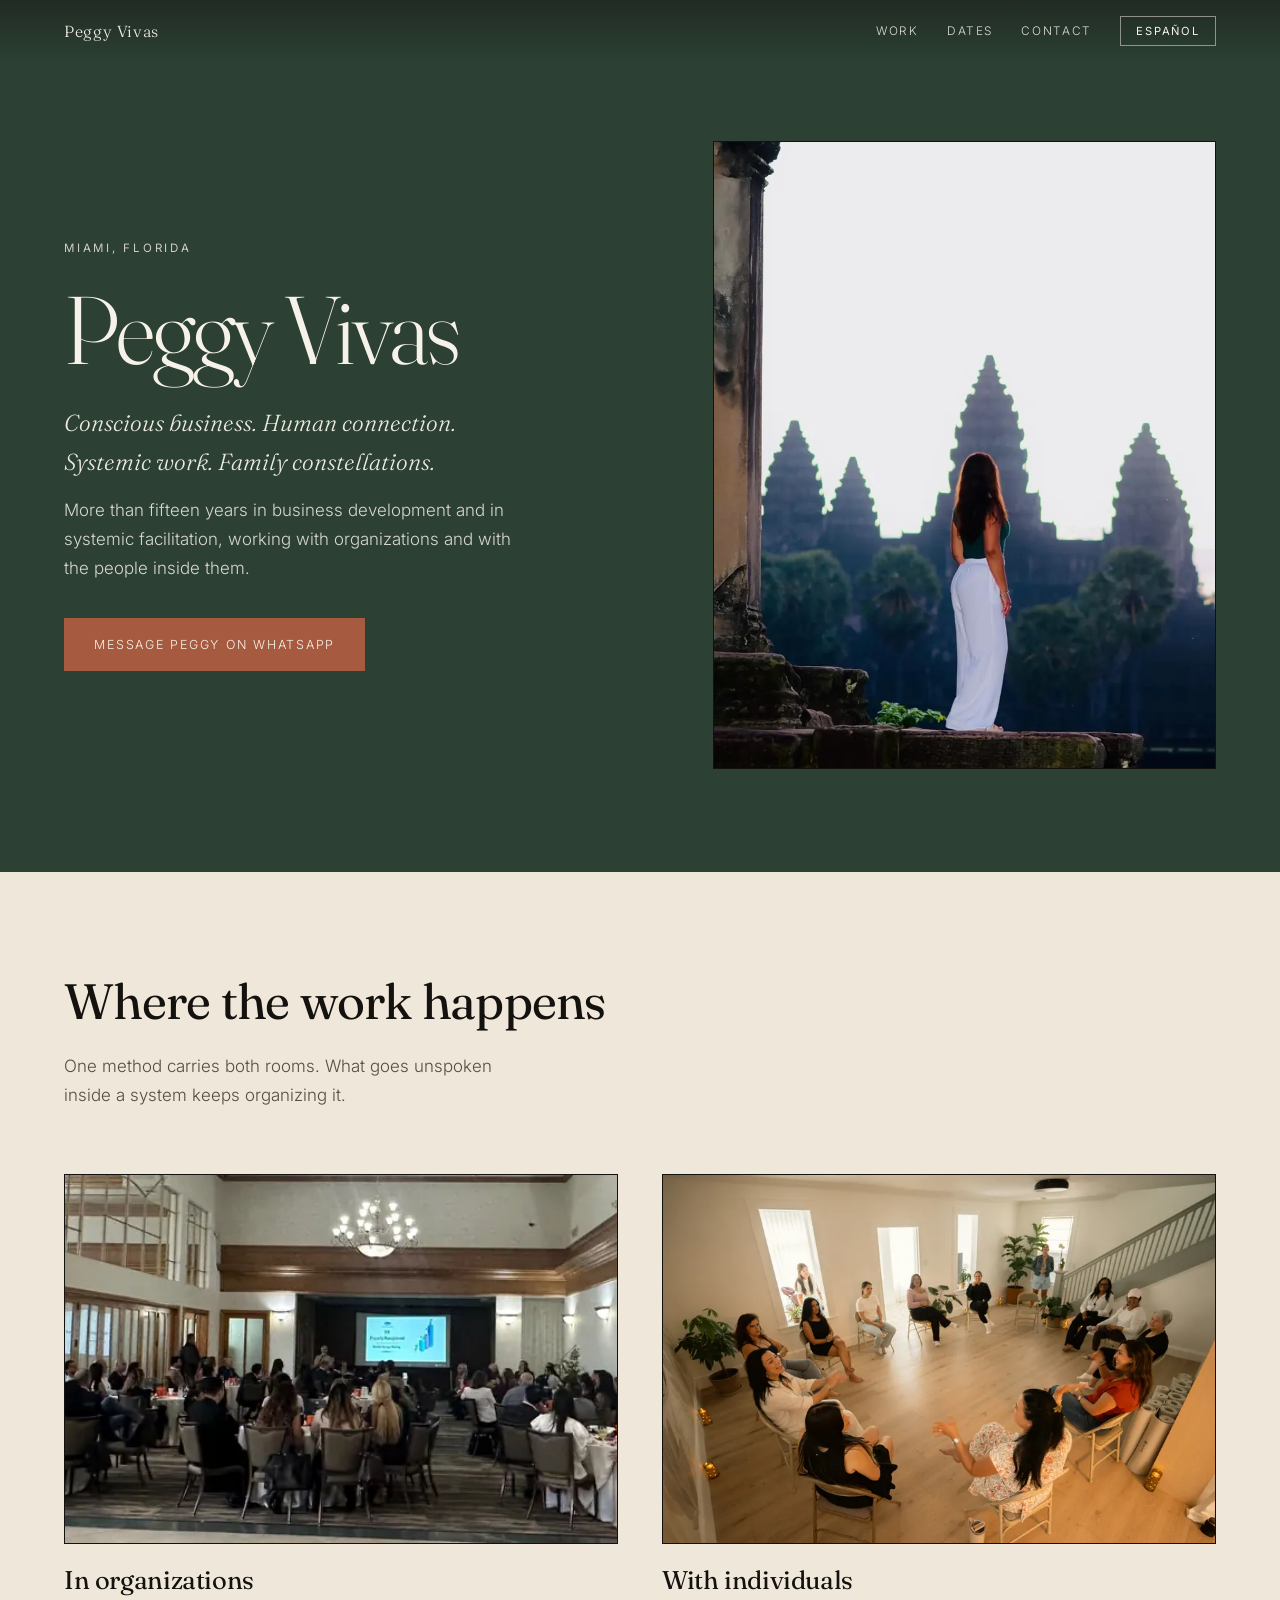
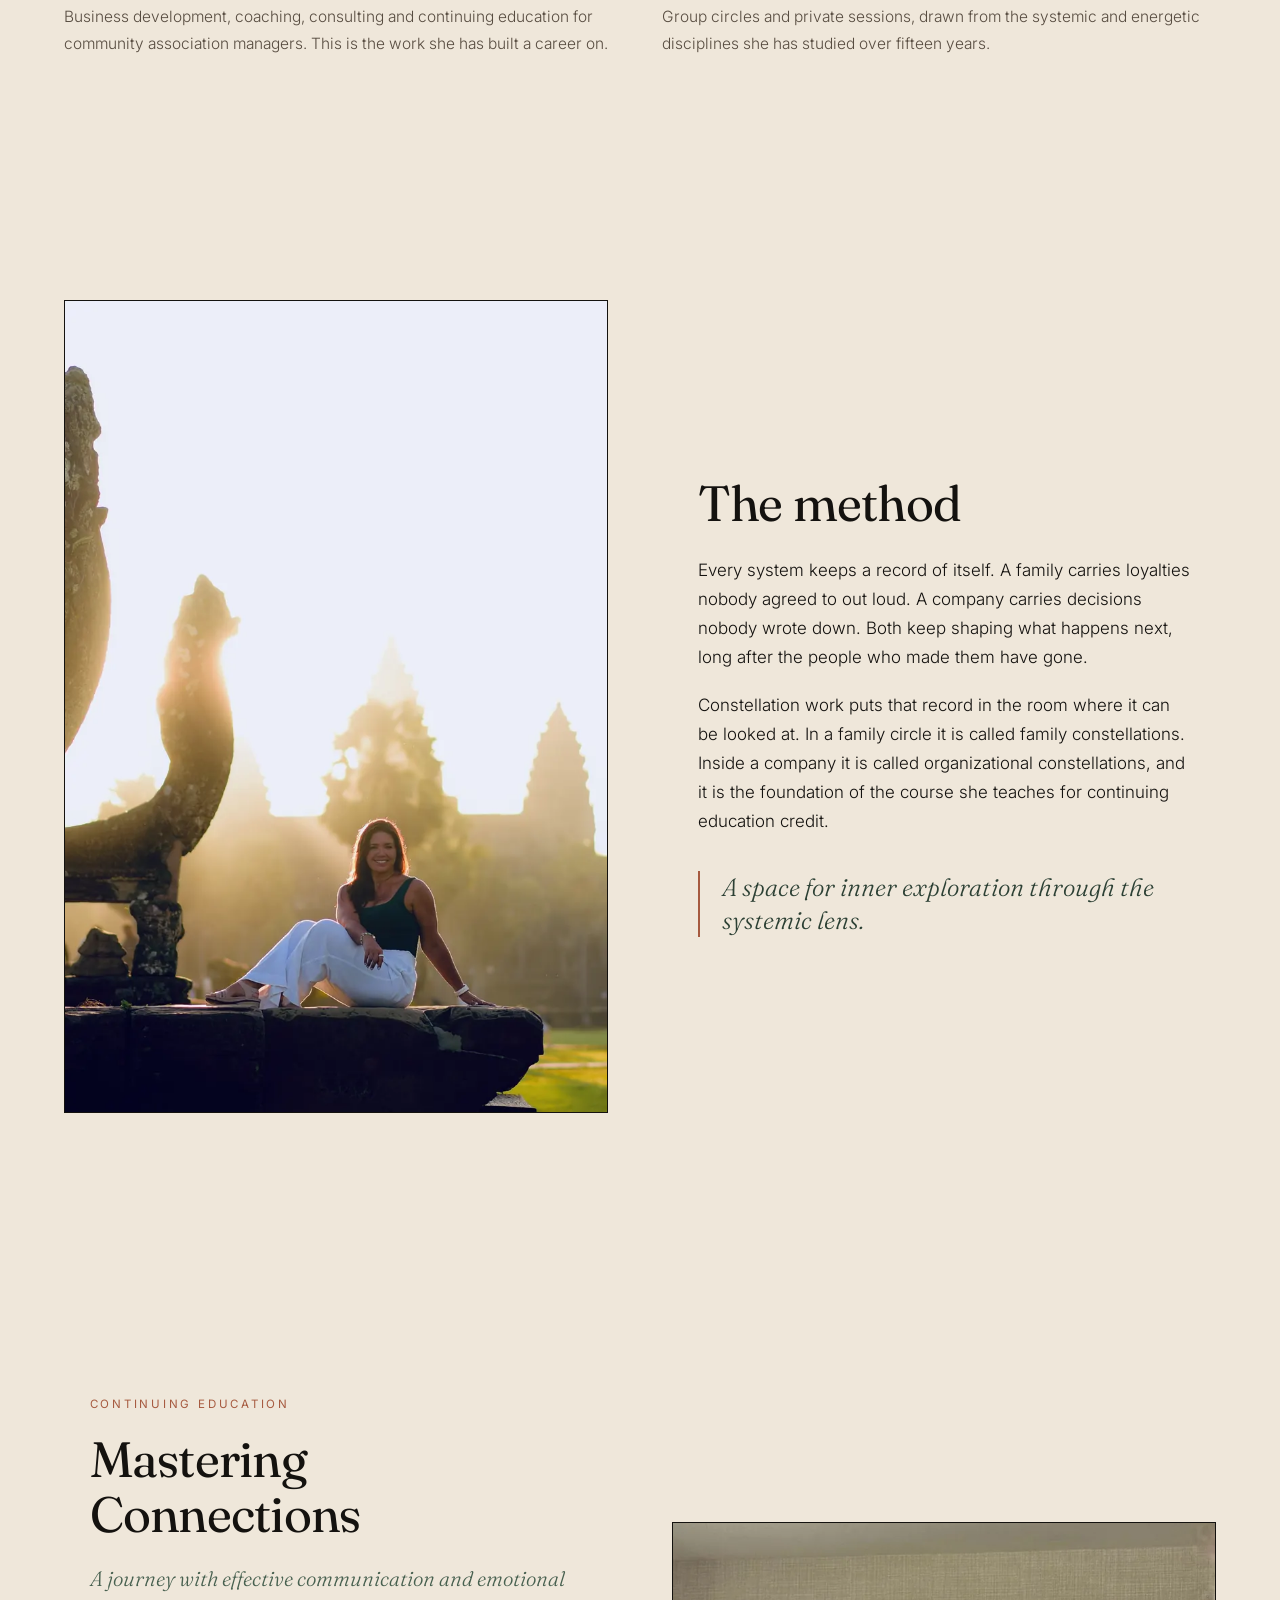
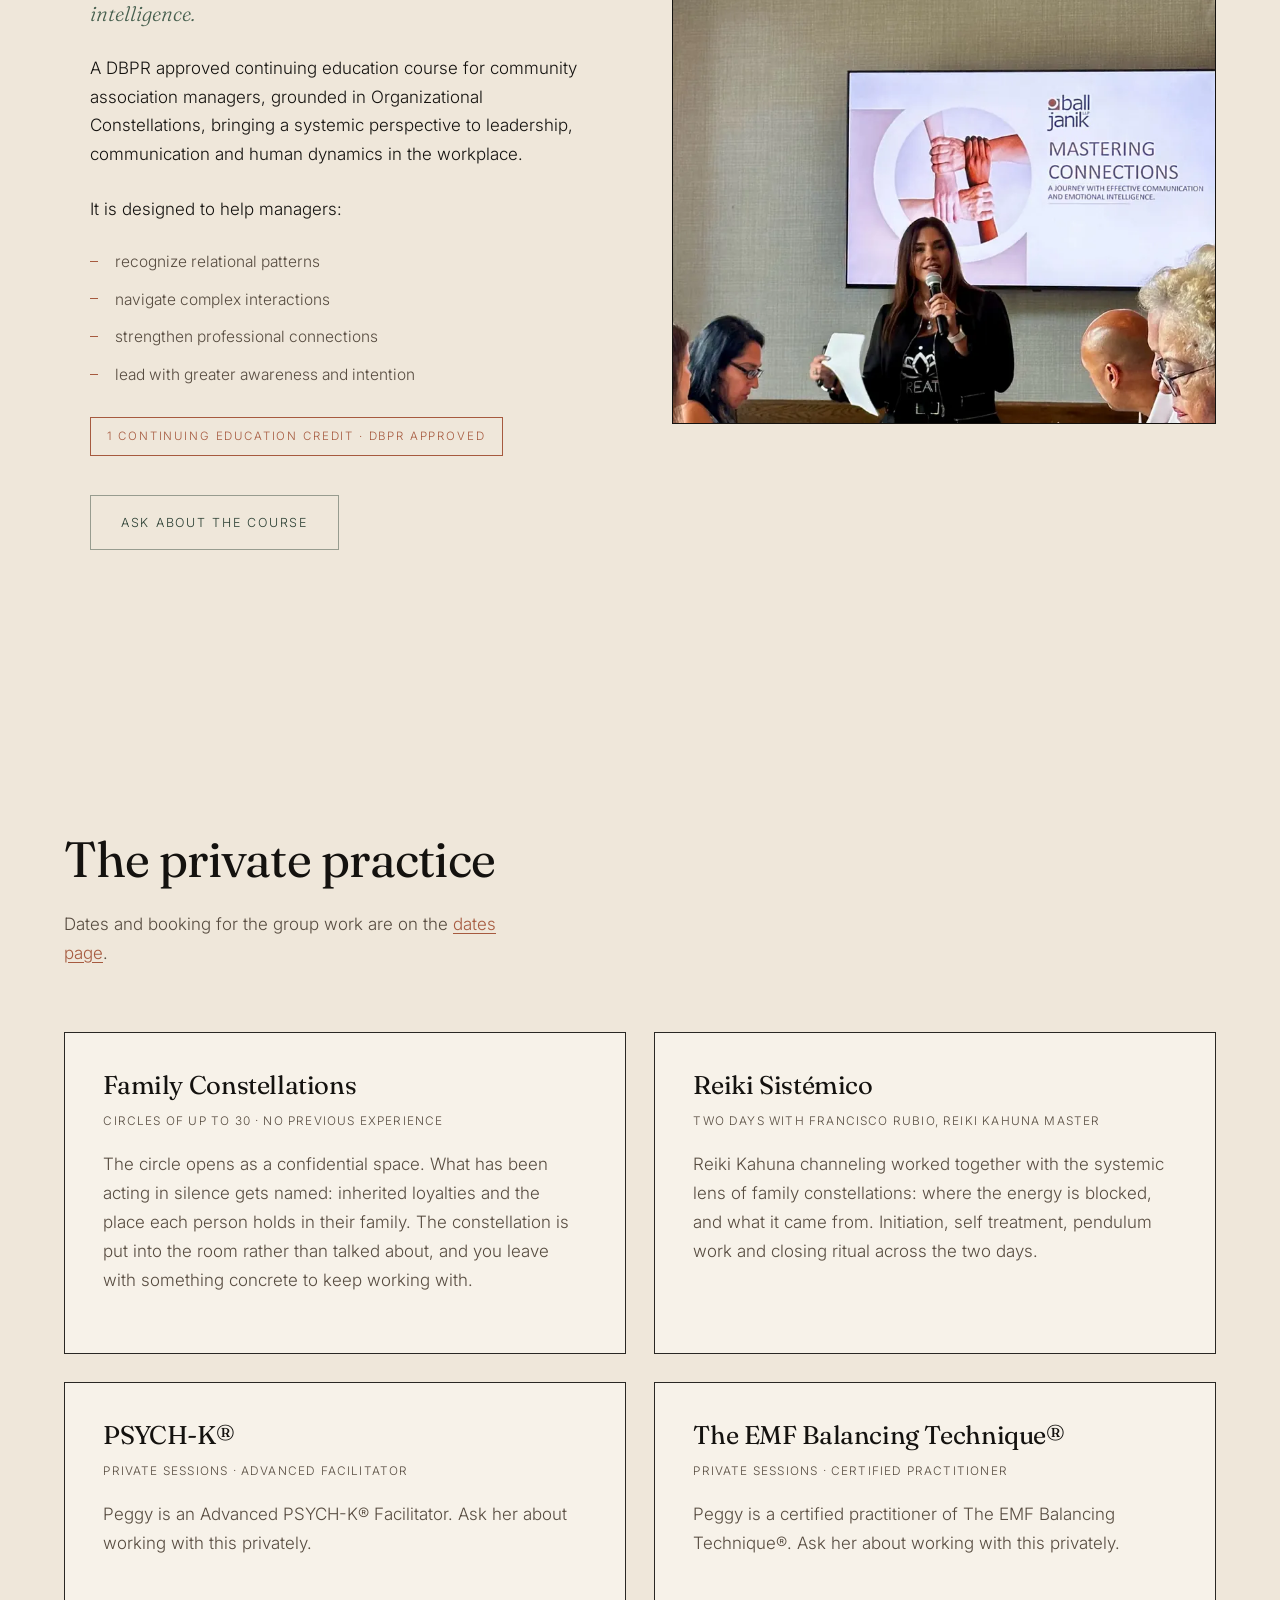
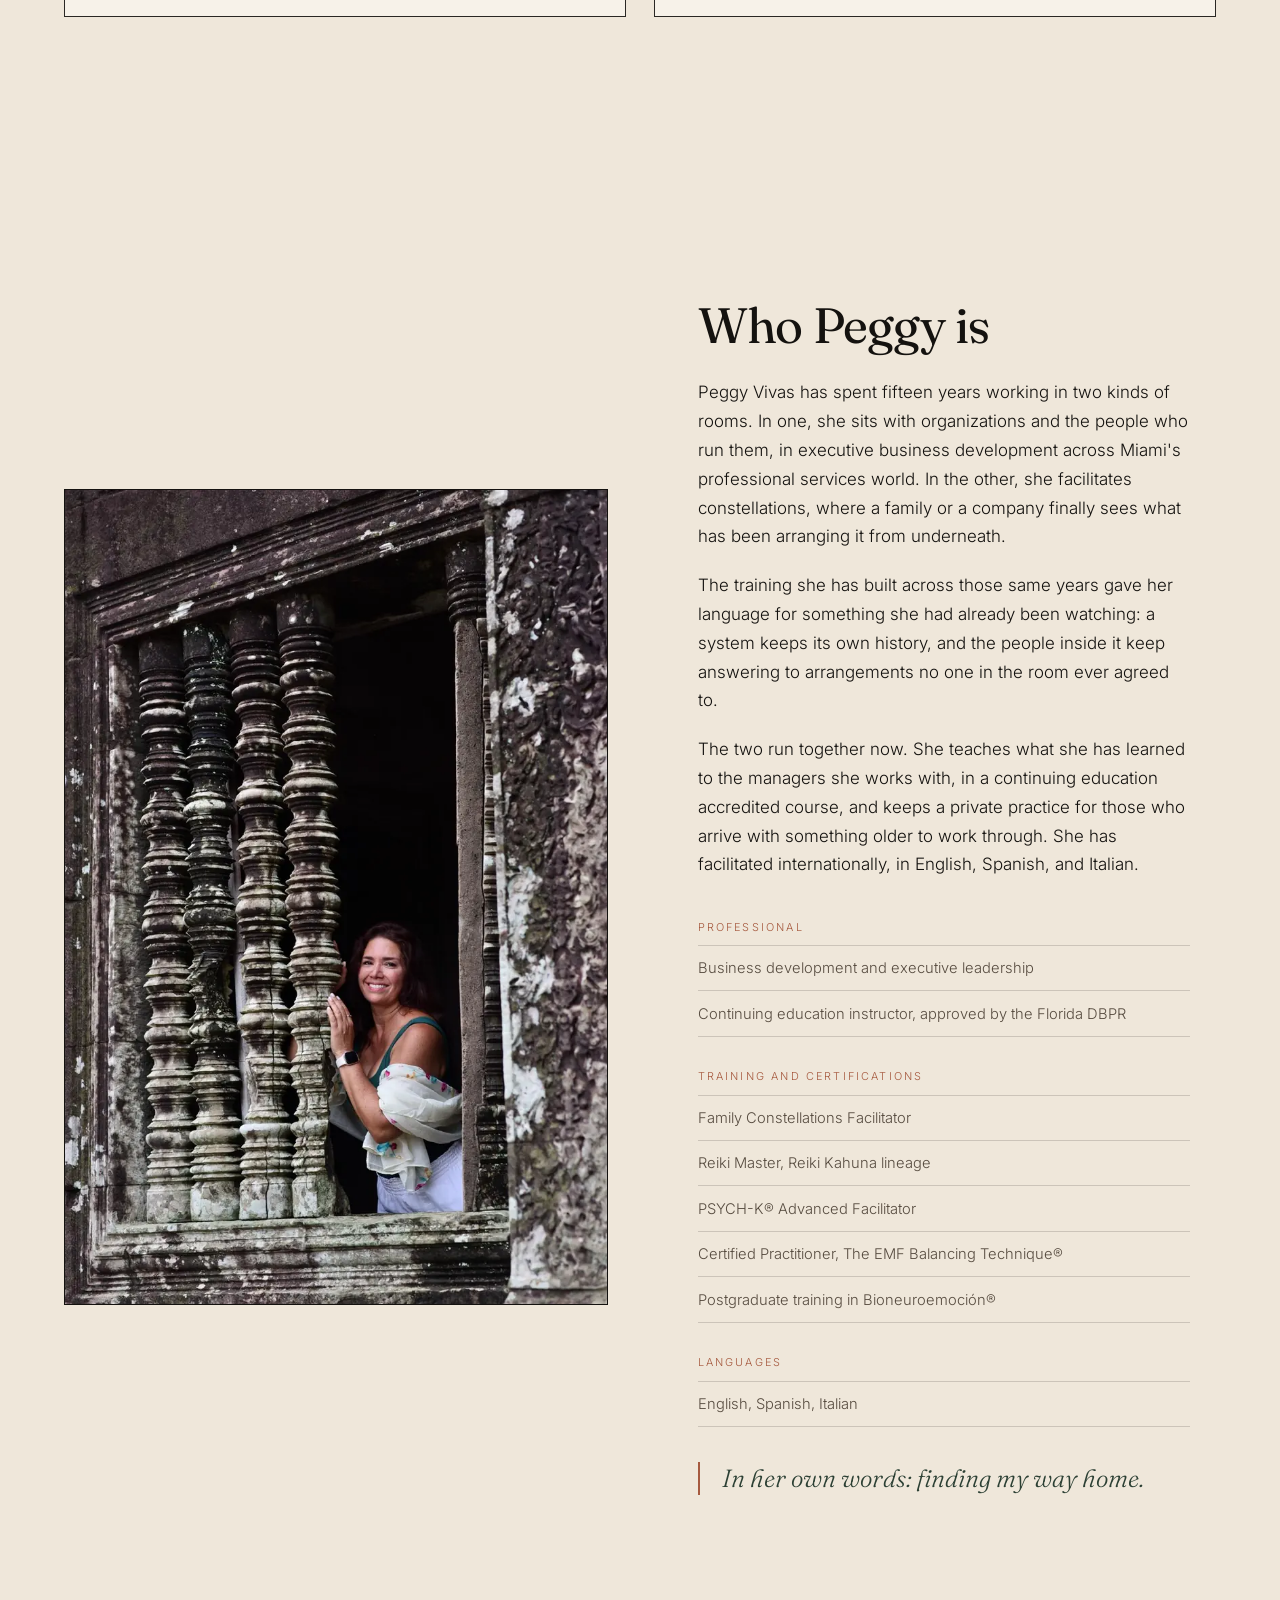
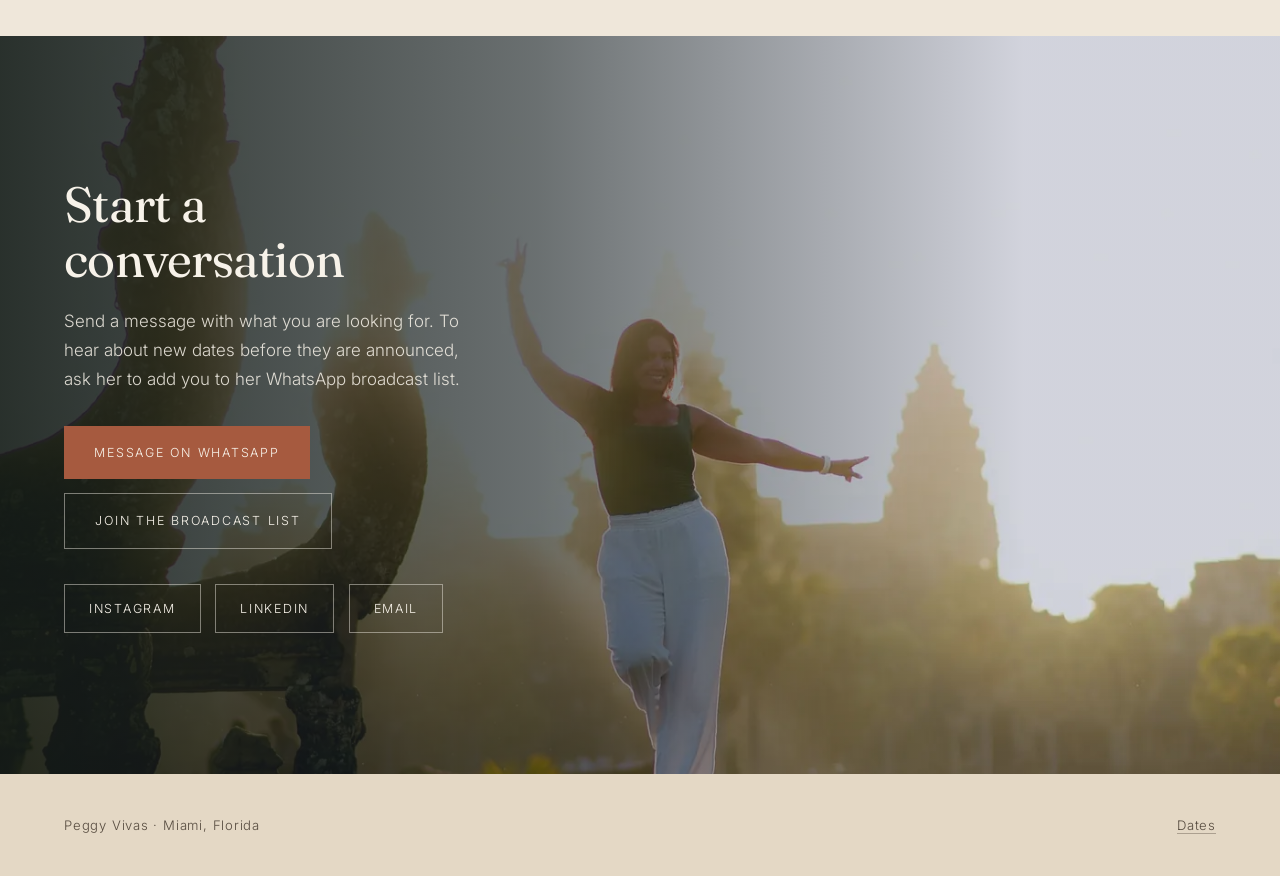
<file: index.html>
<!DOCTYPE html>
<html lang="en" data-lang="en">
<head>
<meta charset="utf-8">
<meta name="viewport" content="width=device-width, initial-scale=1">
<title>Peggy Vivas · Facilitator, Teacher, Speaker</title>
<meta name="description" content="Peggy Vivas: conscious business, human connection, systemic work and family constellations. More than 15 years facilitating in different parts of the world.">
<meta property="og:title" content="Peggy Vivas · Facilitator, Teacher, Speaker">
<meta property="og:description" content="Conscious business, human connection, systemic work and family constellations.">
<meta property="og:image" content="assets/img/hero-1138.jpg">
<meta property="og:type" content="website">
<link rel="preconnect" href="https://fonts.googleapis.com">
<link rel="preconnect" href="https://fonts.gstatic.com" crossorigin>
<link href="https://fonts.googleapis.com/css2?family=Fraunces:ital,opsz,wght@0,9..144,300..600;1,9..144,300..500&family=Inter:wght@300;400;500&display=swap" rel="stylesheet">
<link rel="icon" href="assets/favicon.svg" type="image/svg+xml">
<link rel="stylesheet" href="styles.css">
</head>
<body>

<a class="skip" href="#main"><span lang="en">Skip to content</span><span lang="es">Ir al contenido</span></a>

<header class="topbar">
  <a class="topbar__name" href="#top">Peggy Vivas</a>
  <nav class="topbar__nav">
    <a href="#work"><span lang="en">Work</span><span lang="es">Trabajo</span></a>
    <a class="nav-key" href="/events"><span lang="en">Dates</span><span lang="es">Fechas</span></a>
    <a href="#contact"><span lang="en">Contact</span><span lang="es">Contacto</span></a>
    <button class="langtoggle" id="langtoggle" type="button" aria-live="polite">
      <span lang="en">Español</span><span lang="es">English</span>
    </button>
  </nav>
</header>

<main id="main">

<!-- ── Hero ───────────────────────────────────────────── -->
<section class="hero" id="top">
  <picture class="hero__media">
    <source type="image/webp" srcset="assets/img/hero-800.webp 800w, assets/img/hero-1138.webp 1138w" sizes="(min-width: 900px) 44vw, 100vw">
    <img src="assets/img/hero-800.jpg" srcset="assets/img/hero-800.jpg 800w, assets/img/hero-1138.jpg 1138w" sizes="(min-width: 900px) 44vw, 100vw" alt="Peggy Vivas standing before the towers of Angkor Wat at dawn" width="1138" height="1600" fetchpriority="high">
  </picture>
  <div class="hero__body">
    <p class="eyebrow">Miami, Florida</p>
    <h1 class="hero__name">Peggy&nbsp;Vivas</h1>
    <p class="hero__sub">
      <span lang="en">Conscious business. Human connection. Systemic work. Family constellations.</span>
      <span lang="es">Negocios conscientes. Conexión humana. Trabajo sistémico. Constelaciones familiares.</span>
    </p>
    <p class="hero__lead">
      <span lang="en">More than fifteen years in business development and in systemic facilitation, working with organizations and with the people inside them.</span>
      <span lang="es">Más de quince años en desarrollo de negocios y en facilitación sistémica, trabajando con organizaciones y con las personas que las sostienen.</span>
    </p>
    <a class="btn btn--clay" href="https://wa.me/17862901127?text=Hi%20Peggy%2C%20I%20saw%20your%20page%20and%20I%20would%20like%20to%20know%20more." target="_blank" rel="noopener">
      <span lang="en">Message Peggy on WhatsApp</span><span lang="es">Escríbele por WhatsApp</span>
    </a>
  </div>
</section>

<!-- ── Where she works ────────────────────────────────── -->
<section class="section section--tight" id="sides">
  <header class="section__head reveal">
    <h2>
      <span lang="en">Where the work happens</span>
      <span lang="es">Dónde sucede el trabajo</span>
    </h2>
    <p class="section__intro">
      <span lang="en">One method carries both rooms. What goes unspoken inside a system keeps organizing it.</span>
      <span lang="es">Un mismo método sostiene las dos salas. Lo que no se dice dentro de un sistema lo sigue organizando.</span>
    </p>
  </header>

  <div class="sides">
    <article class="side side--room reveal">
      <picture class="frame">
        <source type="image/webp" srcset="assets/img/venue-800.webp 800w, assets/img/venue-1400.webp 1400w" sizes="(min-width: 760px) 46vw, 100vw">
        <img src="assets/img/venue-800.jpg" alt="A room of professionals at round tables during a presentation" width="2048" height="846" loading="lazy">
      </picture>
      <h3><span lang="en">In organizations</span><span lang="es">En las organizaciones</span></h3>
      <p><span lang="en">Business development, coaching, consulting and continuing education for community association managers. This is the work she has built a career on.</span>
         <span lang="es">Desarrollo de negocios, coaching, consultoría y educación continua para community association managers. Sobre este trabajo construyó su carrera.</span></p>
    </article>

    <article class="side side--circle reveal">
      <picture class="frame">
        <source type="image/webp" srcset="assets/img/circle-800.webp 800w, assets/img/circle-1400.webp 1400w" sizes="(min-width: 760px) 46vw, 100vw">
        <img src="assets/img/circle-800.jpg" alt="A group seated in a circle during a session at Magia 33" width="7008" height="4672" loading="lazy">
      </picture>
      <h3><span lang="en">With individuals</span><span lang="es">Con las personas</span></h3>
      <p><span lang="en">Group circles and private sessions, drawn from the systemic and energetic disciplines she has studied over fifteen years.</span>
         <span lang="es">Círculos grupales y sesiones privadas, desde las disciplinas sistémicas y energéticas que estudió durante quince años.</span></p>
    </article>
  </div>
</section>

<!-- ── The method ─────────────────────────────────────── -->
<section class="split reveal" id="how">
  <div class="split__media split__media--dawn">
    <picture class="frame">
      <source type="image/webp" srcset="assets/img/dawn-800.webp 800w, assets/img/dawn-1400.webp 1400w" sizes="(min-width: 900px) 46vw, 100vw">
      <img src="assets/img/dawn-800.jpg" alt="Peggy seated on the temple stone at dawn" width="1968" height="2944" loading="lazy">
    </picture>
  </div>
  <div class="split__text">
    <h2><span lang="en">The method</span><span lang="es">El método</span></h2>
    <p lang="en">Every system keeps a record of itself. A family carries loyalties nobody agreed to out loud. A company carries decisions nobody wrote down. Both keep shaping what happens next, long after the people who made them have gone.</p>
    <p lang="es">Todo sistema guarda un registro de sí mismo. Una familia carga lealtades que nadie acordó en voz alta. Una empresa carga decisiones que nadie escribió. Ambos siguen dando forma a lo que viene, mucho después de que las personas que los crearon ya no estén.</p>
    <p lang="en">Constellation work puts that record in the room where it can be looked at. In a family circle it is called family constellations. Inside a company it is called organizational constellations, and it is the foundation of the course she teaches for continuing education credit.</p>
    <p lang="es">El trabajo de constelaciones pone ese registro en la sala, donde se puede mirar. En un círculo familiar se llama constelaciones familiares. Dentro de una empresa se llama constelaciones organizacionales, y es la base del curso que enseña con crédito de educación continua.</p>
    <p class="pull">
      <span lang="en">A space for inner exploration through the systemic lens.</span>
      <span lang="es">Un espacio de exploración interior a través de la mirada sistémica.</span>
    </p>
  </div>
</section>

<!-- ── Mastering Connections ──────────────────────────── -->
<section class="split split--reverse reveal" id="classes">
  <div class="split__media split__media--speaking">
    <picture class="frame">
      <source type="image/webp" srcset="assets/img/speaking-800.webp 800w, assets/img/speaking-1400.webp 1400w" sizes="(min-width: 900px) 46vw, 100vw">
      <img src="assets/img/speaking-1400.jpg" alt="Peggy presenting Mastering Connections" width="1665" height="1536" loading="lazy">
    </picture>
  </div>
  <div class="split__text">
    <p class="eyebrow eyebrow--dark">
      <span lang="en">Continuing education</span>
      <span lang="es">Educación continua</span>
    </p>
    <h2>Mastering Connections</h2>
    <p class="subhead">
      <span lang="en">A journey with effective communication and emotional intelligence.</span>
      <span lang="es">Un recorrido por la comunicación efectiva y la inteligencia emocional.</span>
    </p>
    <p lang="en">A DBPR approved continuing education course for community association managers, grounded in Organizational Constellations, bringing a systemic perspective to leadership, communication and human dynamics in the workplace.</p>
    <p lang="es">Un curso de educación continua aprobado por el DBPR para community association managers, basado en Constelaciones Organizacionales, que lleva la mirada sistémica al liderazgo, la comunicación y las dinámicas humanas en el trabajo.</p>
    <p class="course__intro">
      <span lang="en">It is designed to help managers:</span>
      <span lang="es">Está diseñado para que los managers puedan:</span>
    </p>
    <ul class="course">
      <li><span lang="en">recognize relational patterns</span><span lang="es">reconocer patrones relacionales</span></li>
      <li><span lang="en">navigate complex interactions</span><span lang="es">atravesar interacciones complejas</span></li>
      <li><span lang="en">strengthen professional connections</span><span lang="es">fortalecer los vínculos profesionales</span></li>
      <li><span lang="en">lead with greater awareness and intention</span><span lang="es">liderar con más conciencia e intención</span></li>
    </ul>
    <p class="credit">
      <span lang="en">1 continuing education credit · DBPR approved</span>
      <span lang="es">1 crédito de educación continua · aprobado por el DBPR</span>
    </p>
    <p>
      <a class="btn btn--ghost" href="https://wa.me/17862901127?text=Hi%20Peggy%2C%20I%20would%20like%20information%20about%20the%20Mastering%20Connections%20course." target="_blank" rel="noopener">
        <span lang="en">Ask about the course</span><span lang="es">Pregunta por el curso</span>
      </a>
    </p>
  </div>
</section>

<!-- ── Private practice ───────────────────────────────── -->
<section class="section" id="work">
  <header class="section__head reveal">
    <h2><span lang="en">The private practice</span><span lang="es">La práctica privada</span></h2>
    <p class="section__intro">
      <span lang="en">Dates and booking for the group work are on the <a href="/events">dates page</a>.</span>
      <span lang="es">Las fechas y reservas del trabajo grupal están en la <a href="/events">página de fechas</a>.</span>
    </p>
  </header>

  <div class="cards">
    <article class="card reveal">
      <h3><span lang="en">Family Constellations</span><span lang="es">Constelaciones Familiares</span></h3>
      <p class="card__meta">
        <span lang="en">Circles of up to 30 · no previous experience</span>
        <span lang="es">Círculos de hasta 30 personas · sin experiencia previa</span>
      </p>
      <p lang="en">The circle opens as a confidential space. What has been acting in silence gets named: inherited loyalties and the place each person holds in their family. The constellation is put into the room rather than talked about, and you leave with something concrete to keep working with.</p>
      <p lang="es">Se abre el círculo como un espacio confidencial. Se nombra lo que actúa en silencio: lealtades heredadas y el lugar que cada quien ocupa en su familia. La constelación se pone en el espacio en lugar de hablarla, y te llevas algo concreto para sostener el trabajo después.</p>
    </article>

    <article class="card reveal">
      <h3>Reiki Sistémico</h3>
      <p class="card__meta">
        <span lang="en">Two days with Francisco Rubio, Reiki Kahuna master</span>
        <span lang="es">Dos días junto a Francisco Rubio, maestro de Reiki Kahuna</span>
      </p>
      <p lang="en">Reiki Kahuna channeling worked together with the systemic lens of family constellations: where the energy is blocked, and what it came from. Initiation, self treatment, pendulum work and closing ritual across the two days.</p>
      <p lang="es">La canalización energética del Reiki Kahuna junto a la mirada profunda de las Constelaciones Familiares: dónde está el bloqueo y de dónde viene. Iniciación, autotratamiento, trabajo con péndulo y ritual de cierre a lo largo de los dos días.</p>
    </article>

    <article class="card reveal">
      <h3>PSYCH-K®</h3>
      <p class="card__meta">
        <span lang="en">Private sessions · Advanced Facilitator</span>
        <span lang="es">Sesiones privadas · Facilitadora Avanzada</span>
      </p>
      <p lang="en">Peggy is an Advanced PSYCH-K® Facilitator. Ask her about working with this privately.</p>
      <p lang="es">Peggy es Facilitadora Avanzada de PSYCH-K®. Pregúntale por sesiones privadas.</p>
    </article>

    <article class="card reveal">
      <h3>The EMF Balancing Technique®</h3>
      <p class="card__meta">
        <span lang="en">Private sessions · certified practitioner</span>
        <span lang="es">Sesiones privadas · practicante certificada</span>
      </p>
      <p lang="en">Peggy is a certified practitioner of The EMF Balancing Technique®. Ask her about working with this privately.</p>
      <p lang="es">Peggy es practicante certificada de The EMF Balancing Technique®. Pregúntale por sesiones privadas.</p>
    </article>
  </div>
</section>

<!-- ── About ──────────────────────────────────────────── -->
<section class="split reveal" id="about">
  <div class="split__media split__media--window">
    <picture class="frame">
      <source type="image/webp" srcset="assets/img/window-800.webp" sizes="(min-width: 900px) 44vw, 100vw">
      <img src="assets/img/window-800.jpg" alt="Peggy at a carved temple window, resting against the stone columns" width="1066" height="1600" loading="lazy">
    </picture>
  </div>
  <div class="split__text">
    <h2><span lang="en">Who Peggy is</span><span lang="es">Quién es Peggy</span></h2>
    <p lang="en">Peggy Vivas has spent fifteen years working in two kinds of rooms. In one, she sits with organizations and the people who run them, in executive business development across Miami's professional services world. In the other, she facilitates constellations, where a family or a company finally sees what has been arranging it from underneath.</p>
    <p lang="es">Peggy Vivas lleva quince años trabajando en dos tipos de sala. En una, acompaña a organizaciones y a quienes las dirigen, en desarrollo de negocios a nivel ejecutivo dentro del mundo de los servicios profesionales de Miami. En la otra, facilita constelaciones, donde una familia o una empresa por fin ve lo que la viene ordenando por debajo.</p>
    <p lang="en">The training she has built across those same years gave her language for something she had already been watching: a system keeps its own history, and the people inside it keep answering to arrangements no one in the room ever agreed to.</p>
    <p lang="es">La formación que construyó en esos mismos años le dio lenguaje para algo que ya venía observando: un sistema guarda su propia historia, y quienes están dentro siguen respondiendo a acuerdos que nadie en la sala hizo nunca.</p>
    <p lang="en">The two run together now. She teaches what she has learned to the managers she works with, in a continuing education accredited course, and keeps a private practice for those who arrive with something older to work through. She has facilitated internationally, in English, Spanish, and Italian.</p>
    <p lang="es">Hoy las dos cosas caminan juntas. Enseña lo aprendido a los managers con los que trabaja, en un curso acreditado de educación continua, y sostiene una práctica privada para quienes llegan con algo más antiguo que trabajar. Ha facilitado internacionalmente, en inglés, español e italiano.</p>

    <div class="creds">
      <div class="creds__group">
        <p class="creds__label"><span lang="en">Professional</span><span lang="es">Profesional</span></p>
        <ul>
          <li><span lang="en">Business development and executive leadership</span><span lang="es">Desarrollo de negocios y liderazgo ejecutivo</span></li>
          <li><span lang="en">Continuing education instructor, approved by the Florida DBPR</span><span lang="es">Instructora de educación continua, aprobada por el DBPR de Florida</span></li>
        </ul>
      </div>
      <div class="creds__group">
        <p class="creds__label"><span lang="en">Training and certifications</span><span lang="es">Formación y certificaciones</span></p>
        <ul>
          <li><span lang="en">Family Constellations Facilitator</span><span lang="es">Facilitadora de Constelaciones Familiares</span></li>
          <li><span lang="en">Reiki Master, Reiki Kahuna lineage</span><span lang="es">Maestra de Reiki, linaje Reiki Kahuna</span></li>
          <li><span lang="en">PSYCH-K® Advanced Facilitator</span><span lang="es">Facilitadora Avanzada de PSYCH-K®</span></li>
          <li><span lang="en">Certified Practitioner, The EMF Balancing Technique®</span><span lang="es">Practicante Certificada de The EMF Balancing Technique®</span></li>
          <li><span lang="en">Postgraduate training in Bioneuroemoción®</span><span lang="es">Postgrado en Bioneuroemoción®</span></li>
        </ul>
      </div>
      <div class="creds__group">
        <p class="creds__label"><span lang="en">Languages</span><span lang="es">Idiomas</span></p>
        <ul>
          <li><span lang="en">English, Spanish, Italian</span><span lang="es">Inglés, español, italiano</span></li>
        </ul>
      </div>
    </div>

    <p class="pull">
      <span lang="en">In her own words: finding my way home.</span>
      <span lang="es">En sus propias palabras: encontrando el camino a casa.</span>
    </p>
  </div>
</section>

<!-- ── Contact ────────────────────────────────────────── -->
<section class="closing reveal" id="contact">
  <picture class="closing__media">
    <source type="image/webp" srcset="assets/img/open-800.webp 800w, assets/img/open-1400.webp 1400w, assets/img/open-2000.webp 2000w" sizes="100vw">
    <img src="assets/img/open-1400.jpg" alt="Peggy walking with both arms open in the morning light" width="2944" height="1968" loading="lazy">
  </picture>
  <div class="closing__body">
    <h2><span lang="en">Start a conversation</span><span lang="es">Escríbele</span></h2>
    <p>
      <span lang="en">Send a message with what you are looking for. To hear about new dates before they are announced, ask her to add you to her WhatsApp broadcast list.</span>
      <span lang="es">Manda un mensaje con lo que estás buscando. Para enterarte de las nuevas fechas antes de que se anuncien, pídele que te agregue a su lista de difusión de WhatsApp.</span>
    </p>
    <div class="closing__actions">
      <a class="btn btn--clay" href="https://wa.me/17862901127?text=Hi%20Peggy%2C%20I%20saw%20your%20page%20and%20I%20would%20like%20to%20know%20more." target="_blank" rel="noopener">
        <span lang="en">Message on WhatsApp</span><span lang="es">Escribir por WhatsApp</span>
      </a>
      <a class="btn btn--quiet" href="https://wa.me/17862901127?text=Hi%20Peggy%2C%20please%20add%20me%20to%20your%20WhatsApp%20broadcast%20list%20for%20upcoming%20dates." target="_blank" rel="noopener">
        <span lang="en">Join the broadcast list</span><span lang="es">Unirme a la lista de difusión</span>
      </a>
    </div>
    <ul class="elsewhere">
      <li><a class="btn btn--quiet" href="https://www.instagram.com/peggyc.viv/" target="_blank" rel="noopener">Instagram</a></li>
      <li><a class="btn btn--quiet" href="https://www.linkedin.com/in/peggy-vivas-ba79a423/" target="_blank" rel="noopener">LinkedIn</a></li>
      <li><a class="btn btn--quiet" href="mailto:peggyvivas@gmail.com">Email</a></li>
    </ul>
  </div>
</section>

</main>

<footer class="foot">
  <p>Peggy Vivas · Miami, Florida</p>
  <p class="foot__links"><a class="nav-key" href="/events"><span lang="en">Dates</span><span lang="es">Fechas</span></a></p>
</footer>

<script src="app.js"></script>
</body>
</html>
</file>
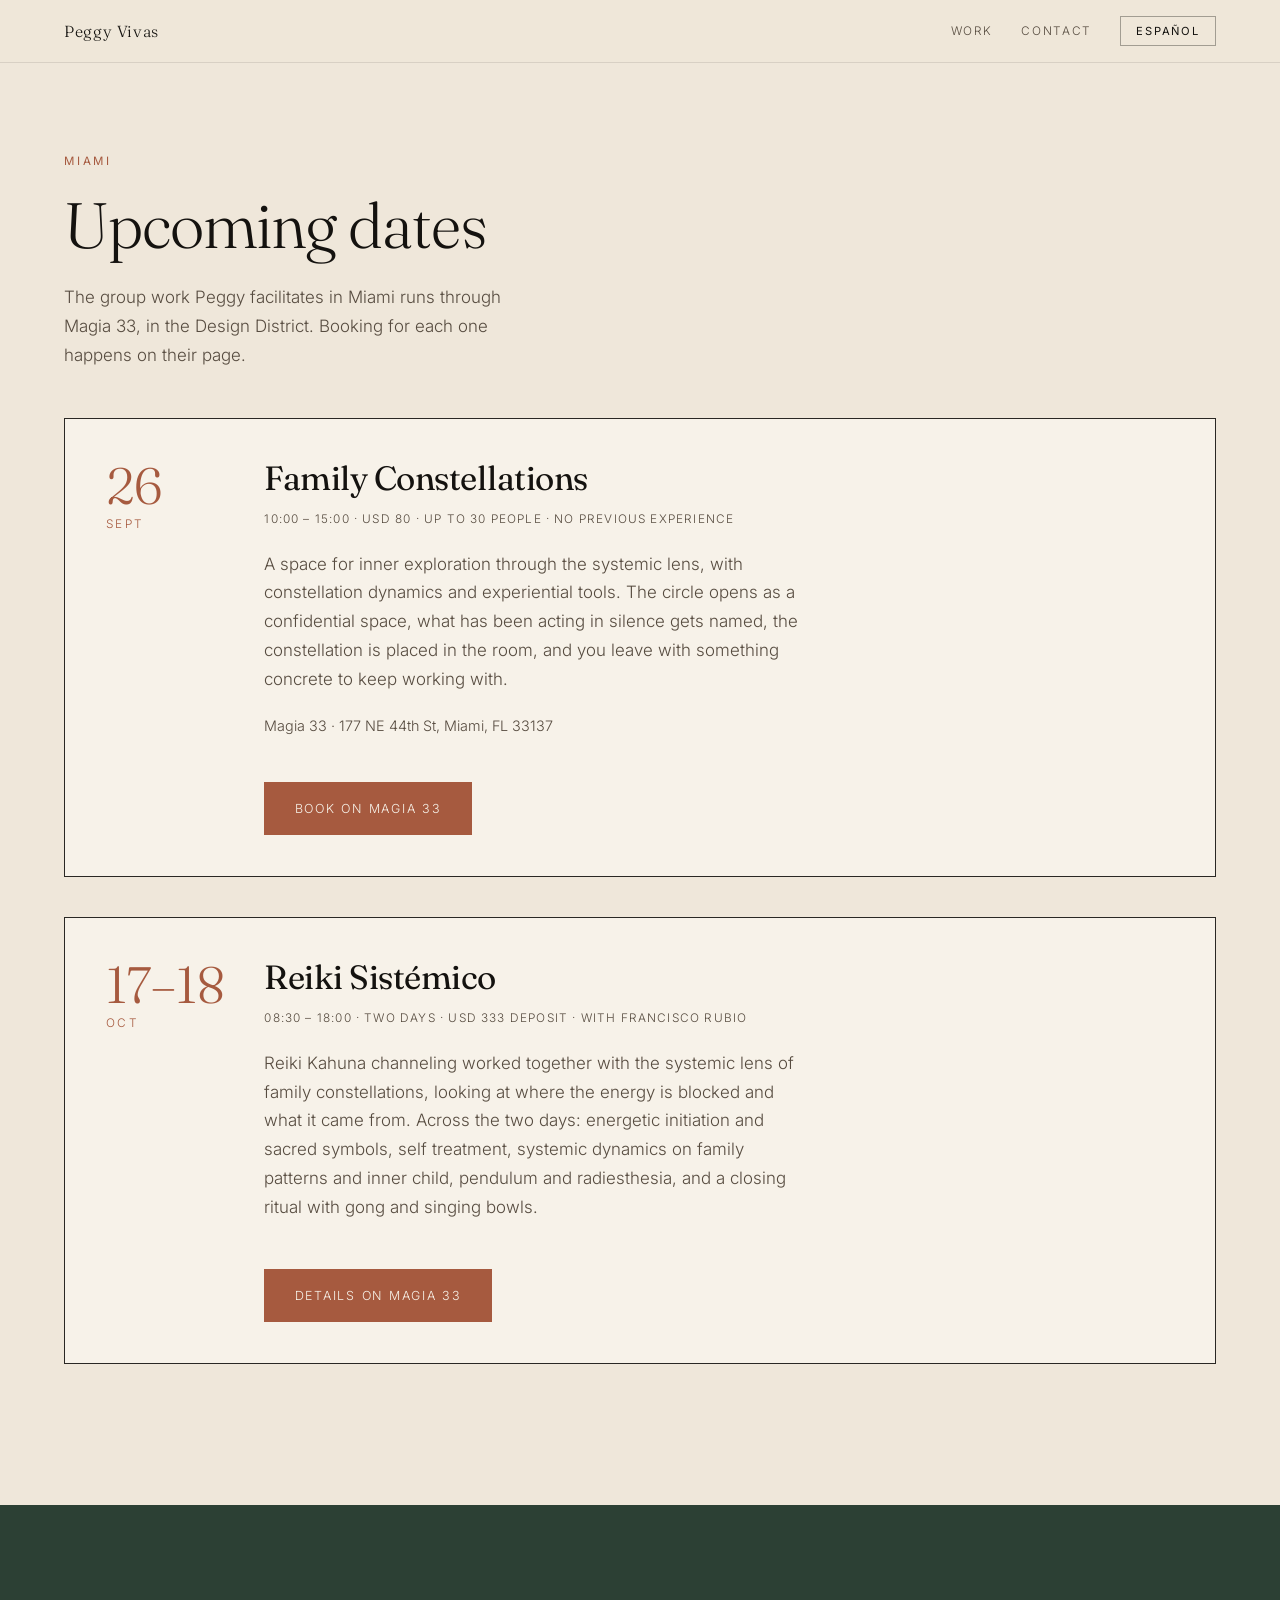
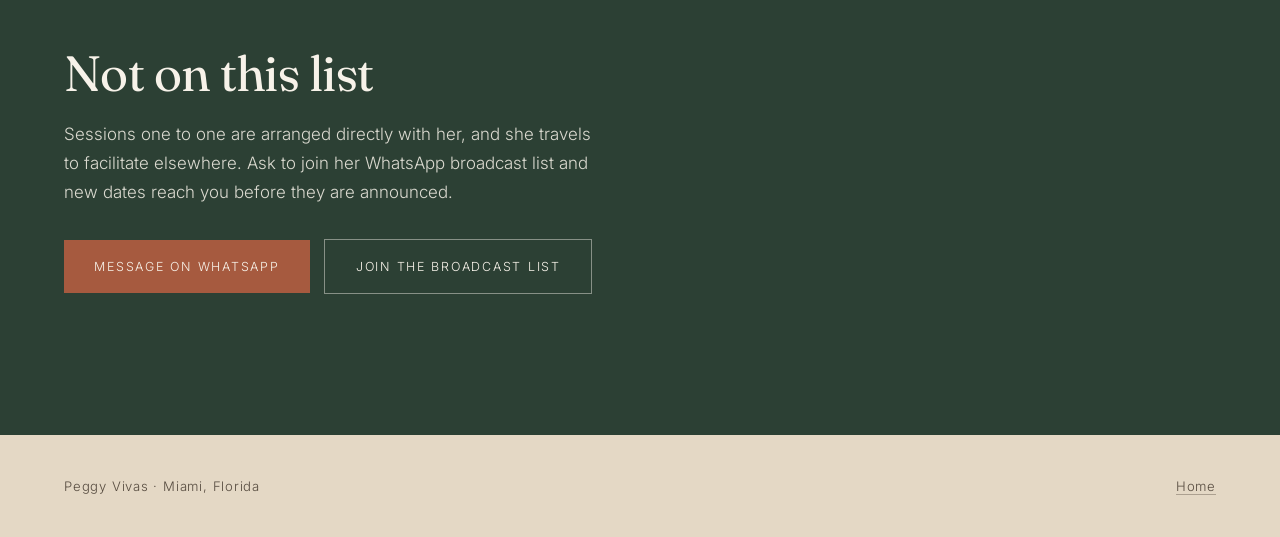
<file: events/index.html>
<!DOCTYPE html>
<html lang="en" data-lang="en">
<head>
<meta charset="utf-8">
<meta name="viewport" content="width=device-width, initial-scale=1">
<title>Dates · Peggy Vivas</title>
<meta name="description" content="Upcoming circles and trainings facilitated by Peggy Vivas: Constelaciones Familiares and Reiki Sistémico, through Magia 33 in Miami.">
<meta property="og:title" content="Dates · Peggy Vivas">
<meta property="og:image" content="/assets/img/circle-1400.jpg">
<link rel="preconnect" href="https://fonts.googleapis.com">
<link rel="preconnect" href="https://fonts.gstatic.com" crossorigin>
<link href="https://fonts.googleapis.com/css2?family=Fraunces:ital,opsz,wght@0,9..144,300..600;1,9..144,300..500&family=Inter:wght@300;400;500&display=swap" rel="stylesheet">
<link rel="icon" href="/assets/favicon.svg" type="image/svg+xml">
<link rel="stylesheet" href="/styles.css">
</head>
<body class="page--inner">

<a class="skip" href="#main"><span lang="en">Skip to content</span><span lang="es">Ir al contenido</span></a>

<header class="topbar" data-scrolled="true">
  <a class="topbar__name" href="/">Peggy Vivas</a>
  <nav class="topbar__nav">
    <a class="nav-key" href="/#work"><span lang="en">Work</span><span lang="es">Trabajo</span></a>
    <a href="/#contact"><span lang="en">Contact</span><span lang="es">Contacto</span></a>
    <button class="langtoggle" id="langtoggle" type="button" aria-live="polite">
      <span lang="en">Español</span><span lang="es">English</span>
    </button>
  </nav>
</header>

<main id="main">

<section class="pagehead">
  <p class="eyebrow eyebrow--dark">
    <span lang="en">Miami</span><span lang="es">Miami</span>
  </p>
  <h1><span lang="en">Upcoming dates</span><span lang="es">Próximas fechas</span></h1>
  <p class="pagehead__lead">
    <span lang="en">The group work Peggy facilitates in Miami runs through Magia 33, in the Design District. Booking for each one happens on their page.</span>
    <span lang="es">El trabajo grupal que Peggy facilita en Miami se realiza a través de Magia 33, en el Design District. La reserva de cada uno se hace en su página.</span>
  </p>
</section>

<section class="events">

  <article class="event reveal">
    <div class="event__when">
      <span class="event__day">26</span>
      <span class="event__month"><span lang="en">Sept</span><span lang="es">Sep</span></span>
    </div>
    <div class="event__body">
      <h2><span lang="en">Family Constellations</span><span lang="es">Constelaciones Familiares</span></h2>
      <p class="event__meta">10:00 – 15:00 · USD 80 ·
        <span lang="en">up to 30 people · no previous experience</span>
        <span lang="es">hasta 30 personas · sin experiencia previa</span>
      </p>
      <p lang="en">A space for inner exploration through the systemic lens, with constellation dynamics and experiential tools. The circle opens as a confidential space, what has been acting in silence gets named, the constellation is placed in the room, and you leave with something concrete to keep working with.</p>
      <p lang="es">Un espacio de exploración interior a través de la mirada sistémica, con dinámicas de constelaciones y herramientas vivenciales. Se abre el círculo como un espacio confidencial, se nombra lo que actúa en silencio, la constelación se pone en el espacio, y te llevas algo concreto para sostener el trabajo después.</p>
      <p class="event__where">Magia 33 · 177 NE 44th St, Miami, FL 33137</p>
      <a class="btn btn--clay" href="https://magia33.com/eventos/constelaciones-familiares" target="_blank" rel="noopener">
        <span lang="en">Book on Magia 33</span><span lang="es">Reservar en Magia 33</span>
      </a>
    </div>
  </article>

  <article class="event reveal" id="reiki-sistemico">
    <div class="event__when">
      <span class="event__day">17–18</span>
      <span class="event__month"><span lang="en">Oct</span><span lang="es">Oct</span></span>
    </div>
    <div class="event__body">
      <h2>Reiki Sistémico</h2>
      <p class="event__meta">08:30 – 18:00 ·
        <span lang="en">two days · USD 333 deposit · with Francisco Rubio</span>
        <span lang="es">dos días · depósito de USD 333 · junto a Francisco Rubio</span>
      </p>
      <p lang="en">Reiki Kahuna channeling worked together with the systemic lens of family constellations, looking at where the energy is blocked and what it came from. Across the two days: energetic initiation and sacred symbols, self treatment, systemic dynamics on family patterns and inner child, pendulum and radiesthesia, and a closing ritual with gong and singing bowls.</p>
      <p lang="es">La canalización energética del Reiki Kahuna junto a la mirada profunda de las Constelaciones Familiares, mirando dónde está el bloqueo y de dónde viene. A lo largo de los dos días: iniciación energética y símbolos sagrados, autotratamiento, dinámicas sistémicas sobre patrones familiares y niño interior, péndulo y radiestesia, y un ritual de cierre con gong y cuencos.</p>
      <a class="btn btn--clay" href="https://magia33.com/reiki-sistemico" target="_blank" rel="noopener">
        <span lang="en">Details on Magia 33</span><span lang="es">Detalles en Magia 33</span>
      </a>
    </div>
  </article>

</section>

<section class="closing closing--flat reveal">
  <div class="closing__body">
    <h2><span lang="en">Not on this list</span><span lang="es">Fuera de esta lista</span></h2>
    <p>
      <span lang="en">Sessions one to one are arranged directly with her, and she travels to facilitate elsewhere. Ask to join her WhatsApp broadcast list and new dates reach you before they are announced.</span>
      <span lang="es">Las sesiones individuales se coordinan directamente con ella, y viaja para facilitar en otros lugares. Pídele unirte a su lista de difusión de WhatsApp y las nuevas fechas te llegan antes de anunciarse.</span>
    </p>
    <div class="closing__actions">
      <a class="btn btn--clay" href="https://wa.me/17862901127?text=Hi%20Peggy%2C%20I%20would%20like%20to%20ask%20about%20a%20session." target="_blank" rel="noopener">
        <span lang="en">Message on WhatsApp</span><span lang="es">Escribir por WhatsApp</span>
      </a>
      <a class="btn btn--quiet" href="https://wa.me/17862901127?text=Hi%20Peggy%2C%20please%20add%20me%20to%20your%20WhatsApp%20broadcast%20list%20for%20upcoming%20dates." target="_blank" rel="noopener">
        <span lang="en">Join the broadcast list</span><span lang="es">Unirme a la lista de difusión</span>
      </a>
    </div>
  </div>
</section>

</main>

<footer class="foot">
  <p>Peggy Vivas · Miami, Florida</p>
  <p class="foot__links"><a href="/"><span lang="en">Home</span><span lang="es">Inicio</span></a></p>
</footer>

<script src="/app.js"></script>
</body>
</html>
</file>
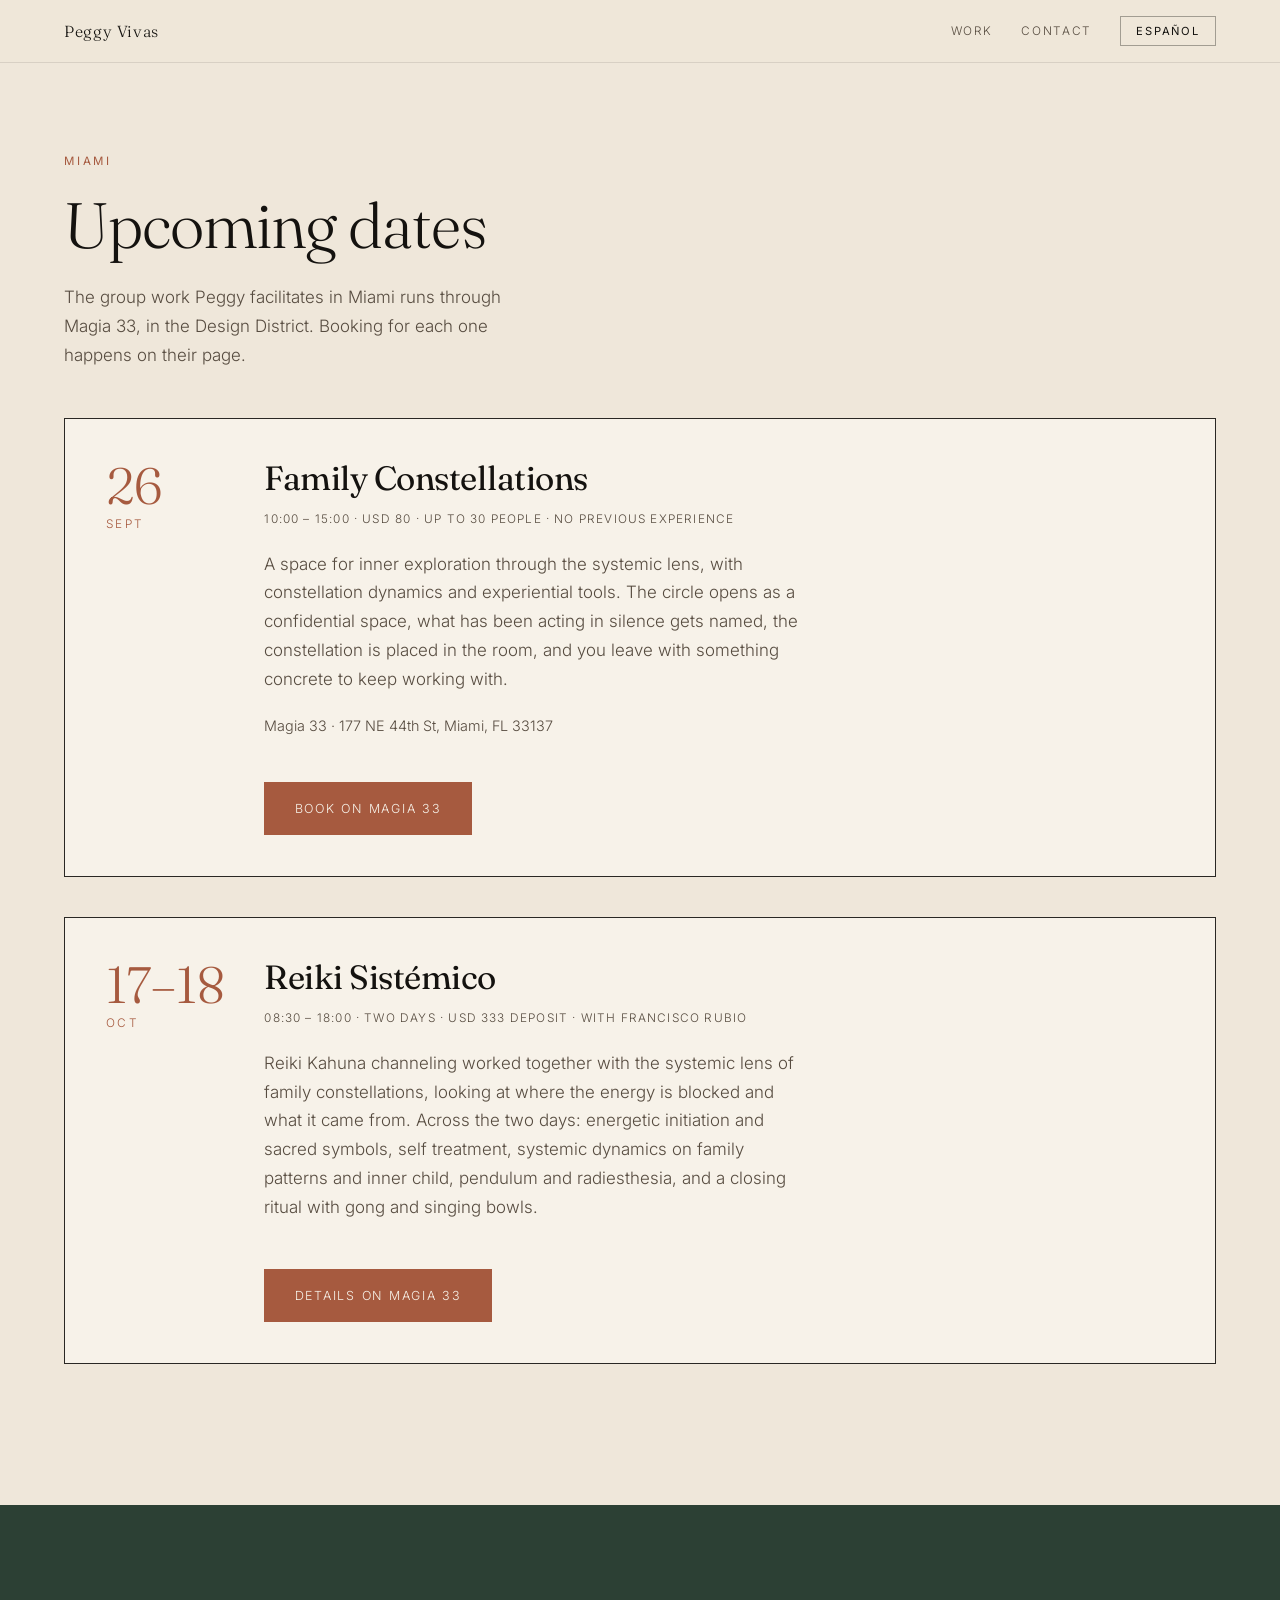
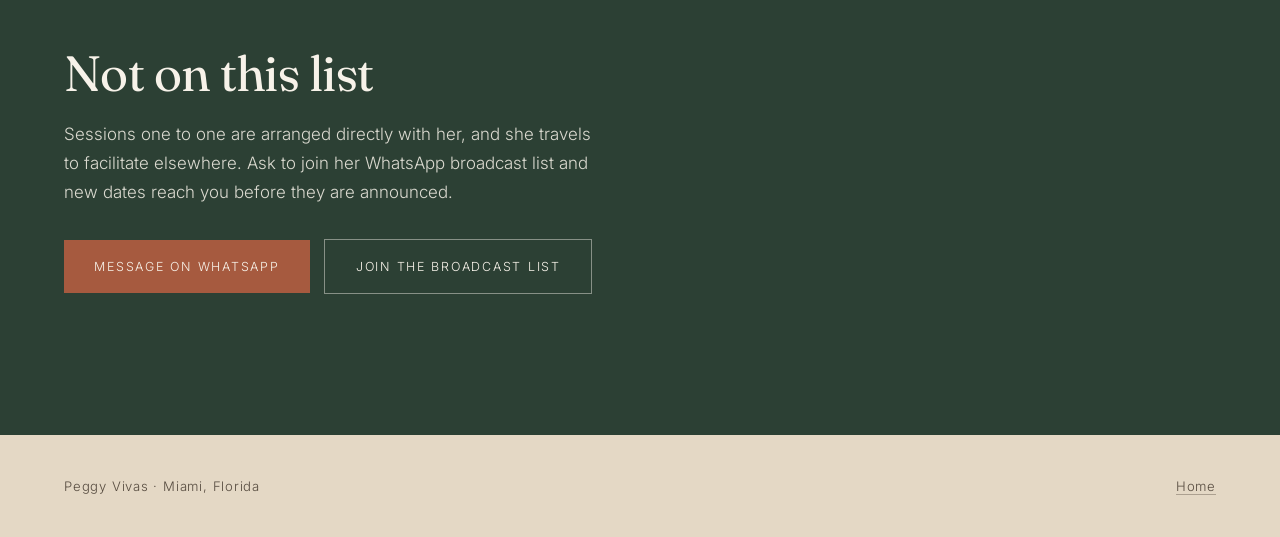
<file: events.html>
<!DOCTYPE html>
<html lang="en" data-lang="en">
<head>
<meta charset="utf-8">
<meta name="viewport" content="width=device-width, initial-scale=1">
<title>Dates · Peggy Vivas</title>
<meta name="description" content="Upcoming circles and trainings facilitated by Peggy Vivas: Constelaciones Familiares and Reiki Sistémico, through Magia 33 in Miami.">
<meta property="og:title" content="Dates · Peggy Vivas">
<meta property="og:image" content="assets/img/reach-1400.jpg">
<link rel="preconnect" href="https://fonts.googleapis.com">
<link rel="preconnect" href="https://fonts.gstatic.com" crossorigin>
<link href="https://fonts.googleapis.com/css2?family=Fraunces:ital,opsz,wght@0,9..144,300..600;1,9..144,300..500&family=Inter:wght@300;400;500&display=swap" rel="stylesheet">
<link rel="icon" href="assets/favicon.svg" type="image/svg+xml">
<link rel="stylesheet" href="styles.css">
</head>
<body class="page--inner">

<a class="skip" href="#main"><span lang="en">Skip to content</span><span lang="es">Ir al contenido</span></a>

<header class="topbar" data-scrolled="true">
  <a class="topbar__name" href="index.html">Peggy Vivas</a>
  <nav class="topbar__nav">
    <a class="nav-key" href="index.html#work"><span lang="en">Work</span><span lang="es">Trabajo</span></a>
    <a href="index.html#contact"><span lang="en">Contact</span><span lang="es">Contacto</span></a>
    <button class="langtoggle" id="langtoggle" type="button" aria-live="polite">
      <span lang="en">Español</span><span lang="es">English</span>
    </button>
  </nav>
</header>

<main id="main">

<section class="pagehead">
  <p class="eyebrow eyebrow--dark">
    <span lang="en">Miami</span><span lang="es">Miami</span>
  </p>
  <h1><span lang="en">Upcoming dates</span><span lang="es">Próximas fechas</span></h1>
  <p class="pagehead__lead">
    <span lang="en">The group work Peggy facilitates in Miami runs through Magia 33, in the Design District. Booking for each one happens on their page.</span>
    <span lang="es">El trabajo grupal que Peggy facilita en Miami se realiza a través de Magia 33, en el Design District. La reserva de cada uno se hace en su página.</span>
  </p>
</section>

<section class="events">

  <article class="event reveal">
    <div class="event__when">
      <span class="event__day">26</span>
      <span class="event__month"><span lang="en">Sept</span><span lang="es">Sep</span></span>
    </div>
    <div class="event__body">
      <h2><span lang="en">Family Constellations</span><span lang="es">Constelaciones Familiares</span></h2>
      <p class="event__meta">10:00 – 15:00 · USD 80 ·
        <span lang="en">up to 30 people · no previous experience</span>
        <span lang="es">hasta 30 personas · sin experiencia previa</span>
      </p>
      <p lang="en">A space for inner exploration through the systemic lens, with constellation dynamics and experiential tools. The circle opens as a confidential space, what has been acting in silence gets named, the constellation is placed in the room, and you leave with something concrete to keep working with.</p>
      <p lang="es">Un espacio de exploración interior a través de la mirada sistémica, con dinámicas de constelaciones y herramientas vivenciales. Se abre el círculo como un espacio confidencial, se nombra lo que actúa en silencio, la constelación se pone en el espacio, y te llevas algo concreto para sostener el trabajo después.</p>
      <p class="event__where">Magia 33 · 177 NE 44th St, Miami, FL 33137</p>
      <a class="btn btn--clay" href="https://magia33.com/eventos/constelaciones-familiares" target="_blank" rel="noopener">
        <span lang="en">Book on Magia 33</span><span lang="es">Reservar en Magia 33</span>
      </a>
    </div>
  </article>

  <article class="event reveal" id="reiki-sistemico">
    <div class="event__when">
      <span class="event__day">17–18</span>
      <span class="event__month"><span lang="en">Oct</span><span lang="es">Oct</span></span>
    </div>
    <div class="event__body">
      <h2>Reiki Sistémico</h2>
      <p class="event__meta">08:30 – 18:00 ·
        <span lang="en">two days · USD 333 deposit · with Francisco Rubio</span>
        <span lang="es">dos días · depósito de USD 333 · junto a Francisco Rubio</span>
      </p>
      <p lang="en">Reiki Kahuna channeling worked together with the systemic lens of family constellations, looking at where the energy is blocked and what it came from. Across the two days: energetic initiation and sacred symbols, self treatment, systemic dynamics on family patterns and inner child, pendulum and radiesthesia, and a closing ritual with gong and singing bowls.</p>
      <p lang="es">La canalización energética del Reiki Kahuna junto a la mirada profunda de las Constelaciones Familiares, mirando dónde está el bloqueo y de dónde viene. A lo largo de los dos días: iniciación energética y símbolos sagrados, autotratamiento, dinámicas sistémicas sobre patrones familiares y niño interior, péndulo y radiestesia, y un ritual de cierre con gong y cuencos.</p>
      <a class="btn btn--clay" href="https://magia33.com/reiki-sistemico" target="_blank" rel="noopener">
        <span lang="en">Details on Magia 33</span><span lang="es">Detalles en Magia 33</span>
      </a>
    </div>
  </article>

</section>

<section class="closing closing--flat reveal">
  <div class="closing__body">
    <h2><span lang="en">Not on this list</span><span lang="es">Fuera de esta lista</span></h2>
    <p>
      <span lang="en">Sessions one to one are arranged directly with her, and she travels to facilitate elsewhere. Ask to join her WhatsApp broadcast list and new dates reach you before they are announced.</span>
      <span lang="es">Las sesiones individuales se coordinan directamente con ella, y viaja para facilitar en otros lugares. Pídele unirte a su lista de difusión de WhatsApp y las nuevas fechas te llegan antes de anunciarse.</span>
    </p>
    <div class="closing__actions">
      <a class="btn btn--clay" href="https://wa.me/17862901127?text=Hi%20Peggy%2C%20I%20would%20like%20to%20ask%20about%20a%20session." target="_blank" rel="noopener">
        <span lang="en">Message on WhatsApp</span><span lang="es">Escribir por WhatsApp</span>
      </a>
      <a class="btn btn--quiet" href="https://wa.me/17862901127?text=Hi%20Peggy%2C%20please%20add%20me%20to%20your%20WhatsApp%20broadcast%20list%20for%20upcoming%20dates." target="_blank" rel="noopener">
        <span lang="en">Join the broadcast list</span><span lang="es">Unirme a la lista de difusión</span>
      </a>
    </div>
  </div>
</section>

</main>

<footer class="foot">
  <p>Peggy Vivas · Miami, Florida</p>
  <p class="foot__links"><a href="index.html"><span lang="en">Home</span><span lang="es">Inicio</span></a></p>
</footer>

<script src="app.js"></script>
</body>
</html>
</file>
<file: styles.css>
/* Peggy Vivas
   Palette: beige and stone from the temple walls, tree green, terracotta,
   brown, and near black for the frames. */

:root {
  --beige:      #EFE7DA;
  --beige-deep: #E4D8C5;
  --paper:      #F7F2E9;
  --stone:      #BFAE94;
  --green:      #2C4034;
  --green-soft: #47604F;
  --clay:       #A65A3F;
  --clay-deep:  #8C4830;
  --brown:      #5C4632;
  --ink:        #14120F;
  --ink-soft:   #574C40;

  --display: "Fraunces", Georgia, "Times New Roman", serif;
  --body: "Inter", -apple-system, BlinkMacSystemFont, "Segoe UI", sans-serif;

  --gutter: clamp(1.25rem, 5vw, 5rem);
  --block: clamp(4rem, 11vw, 9rem);
  --measure: 34rem;
}

/* ── Language switching ──────────────────────────────── */
html[data-lang="en"] [lang="es"] { display: none; }
html[data-lang="es"] [lang="en"] { display: none; }

/* ── Base ────────────────────────────────────────────── */
*, *::before, *::after { box-sizing: border-box; }

html { scroll-behavior: smooth; -webkit-text-size-adjust: 100%; }

body {
  margin: 0;
  background: var(--beige);
  color: var(--ink);
  font-family: var(--body);
  font-size: clamp(1rem, 0.96rem + 0.2vw, 1.0625rem);
  font-weight: 300;
  line-height: 1.7;
  -webkit-font-smoothing: antialiased;
}

h1, h2, h3 {
  font-family: var(--display);
  font-weight: 400;
  line-height: 1.12;
  letter-spacing: -0.015em;
  margin: 0;
}
h2 { font-size: clamp(1.9rem, 1.3rem + 2.4vw, 3.1rem); }
h3 { font-size: clamp(1.25rem, 1.1rem + 0.7vw, 1.6rem); }

p { margin: 0 0 1.15em; max-width: var(--measure); }
p:last-child { margin-bottom: 0; }

img { display: block; width: 100%; height: auto; }
a { color: inherit; }

.skip {
  position: absolute; left: -9999px; top: 0; z-index: 100;
  background: var(--green); color: var(--paper);
  padding: 0.75rem 1.25rem;
}
.skip:focus { left: 0; }

:focus-visible { outline: 2px solid var(--clay); outline-offset: 3px; }

/* the top bar is fixed, so anchored sections need to clear it */
[id] { scroll-margin-top: 5rem; }

.eyebrow {
  font-size: 0.72rem;
  letter-spacing: 0.24em;
  text-transform: uppercase;
  font-weight: 400;
  margin-bottom: 1.1rem;
  color: var(--stone);
}
.eyebrow--dark { color: var(--clay); }

/* black frames, the way she likes her pictures hung */
.frame {
  display: block;
  border: 1px solid var(--ink);
  background: var(--ink);
  overflow: hidden;
}

/* ── Top bar ─────────────────────────────────────────── */
.topbar {
  position: fixed; inset: 0 0 auto 0; z-index: 50;
  display: flex; align-items: center; justify-content: space-between;
  padding: 1rem var(--gutter);
  background: linear-gradient(to bottom, rgba(20, 18, 15, 0.45), transparent);
  transition: background 0.35s ease;
}
.topbar[data-scrolled="true"] {
  background: rgba(239, 231, 218, 0.95);
  backdrop-filter: saturate(140%) blur(10px);
  box-shadow: 0 1px 0 rgba(20, 18, 15, 0.1);
}

.topbar__name {
  font-family: var(--display);
  font-size: 1rem;
  letter-spacing: 0.04em;
  text-decoration: none;
  color: var(--paper);
  transition: color 0.35s ease;
}
.topbar[data-scrolled="true"] .topbar__name { color: var(--ink); }

.topbar__nav { display: flex; align-items: center; gap: clamp(0.9rem, 2.2vw, 1.8rem); }
.topbar__nav a {
  font-size: 0.74rem;
  letter-spacing: 0.14em;
  text-transform: uppercase;
  text-decoration: none;
  color: rgba(247, 242, 233, 0.88);
  transition: color 0.35s ease;
}
.topbar__nav a:hover { color: var(--paper); }
.topbar[data-scrolled="true"] .topbar__nav a { color: var(--ink-soft); }
.topbar[data-scrolled="true"] .topbar__nav a:hover { color: var(--ink); }

.langtoggle {
  font-family: var(--body);
  font-size: 0.7rem;
  letter-spacing: 0.16em;
  text-transform: uppercase;
  color: var(--paper);
  background: transparent;
  border: 1px solid rgba(247, 242, 233, 0.5);
  padding: 0.45rem 0.95rem;
  cursor: pointer;
  transition: color 0.35s ease, border-color 0.35s ease, background 0.2s ease;
}
.langtoggle:hover { background: rgba(247, 242, 233, 0.16); }
.topbar[data-scrolled="true"] .langtoggle { color: var(--ink); border-color: rgba(20, 18, 15, 0.35); }
.topbar[data-scrolled="true"] .langtoggle:hover { background: rgba(20, 18, 15, 0.06); }

@media (max-width: 560px) {
  /* keep the one cross-page link reachable on a phone */
  .topbar__nav a:not(.nav-key) { display: none; }
  .topbar__nav { gap: 0.8rem; }
}

/* ── Buttons ─────────────────────────────────────────── */
.btn {
  display: inline-block;
  font-size: 0.78rem;
  letter-spacing: 0.14em;
  text-transform: uppercase;
  text-decoration: none;
  padding: 1rem 1.9rem;
  transition: transform 0.2s ease, background 0.2s ease, color 0.2s ease;
}
.btn--clay { background: var(--clay); color: var(--paper); }
.btn--clay:hover { background: var(--clay-deep); transform: translateY(-2px); }
.btn--ghost {
  border: 1px solid rgba(44, 64, 52, 0.45);
  color: var(--green);
  margin-top: 1.6rem;
}
.btn--ghost:hover { background: rgba(44, 64, 52, 0.07); }
.btn--quiet { border: 1px solid rgba(247, 242, 233, 0.45); color: var(--paper); }
.btn--quiet:hover { background: rgba(247, 242, 233, 0.14); }

/* ── Hero ────────────────────────────────────────────── */
.hero { position: relative; min-height: 100svh; display: flex; align-items: flex-end; }
.hero__media { position: absolute; inset: 0; }
.hero__media img { width: 100%; height: 100%; object-fit: cover; object-position: 50% 38%; }
.hero::after {
  content: "";
  position: absolute; inset: 0;
  background:
    linear-gradient(to right, rgba(20, 18, 15, 0.64) 0%, rgba(20, 18, 15, 0.26) 46%, rgba(20, 18, 15, 0) 76%),
    linear-gradient(to top, rgba(20, 18, 15, 0.7) 0%, rgba(20, 18, 15, 0.26) 42%, rgba(20, 18, 15, 0.04) 72%);
}
.hero__body {
  position: relative; z-index: 2;
  padding: var(--gutter);
  padding-bottom: clamp(3rem, 8vw, 6rem);
  color: var(--paper);
  max-width: 44rem;
}
.hero__name {
  font-size: clamp(2.9rem, 1.6rem + 6vw, 6rem);
  font-weight: 300;
  letter-spacing: -0.03em;
  margin-bottom: 1.2rem;
}
.hero__sub {
  font-family: var(--display);
  font-size: clamp(1.05rem, 1rem + 0.7vw, 1.45rem);
  font-style: italic;
  color: rgba(247, 242, 233, 0.95);
  margin-bottom: 0.9rem;
  max-width: 30rem;
}
.hero__lead { color: rgba(247, 242, 233, 0.85); max-width: 29rem; margin-bottom: 2.2rem; }
.hero .eyebrow { color: rgba(247, 242, 233, 0.8); }

/* On a wide screen the portrait photograph sits in its own frame
   instead of being cropped into a band. */
@media (min-width: 900px) {
  .hero {
    min-height: 0;
    display: grid;
    grid-template-columns: 1fr 0.86fr;
    align-items: center;
    gap: clamp(2rem, 5vw, 5rem);
    padding: clamp(7rem, 11vw, 10rem) var(--gutter) clamp(4rem, 8vw, 7rem);
    background: var(--green);
  }
  .hero::after { display: none; }
  .hero__media {
    position: relative;
    order: 2;
    border: 1px solid var(--ink);
    background: var(--ink);
  }
  .hero__media img { aspect-ratio: 4 / 5; object-position: 50% 40%; }
  .hero__body { padding: 0; max-width: none; }
}

/* ── Quote band ──────────────────────────────────────── */
.band--quote {
  background: var(--green);
  color: var(--paper);
  padding: var(--block) var(--gutter);
  text-align: center;
}
.band--quote blockquote { margin: 0 auto; max-width: 38ch; }
.band--quote blockquote p {
  font-family: var(--display);
  font-size: clamp(1.7rem, 1.1rem + 2.4vw, 3rem);
  line-height: 1.22;
  font-weight: 300;
  margin: 0 auto;
  max-width: none;
}
.band__after { margin: 2rem auto 0; color: rgba(247, 242, 233, 0.72); font-size: 0.95rem; }

/* ── Split sections ──────────────────────────────────── */
.split {
  display: grid;
  gap: clamp(2rem, 5vw, 4.5rem);
  align-items: center;
  padding: var(--block) var(--gutter);
}
.split__text h2 { margin-bottom: 1.5rem; }

.pull {
  font-family: var(--display);
  font-style: italic;
  font-size: clamp(1.15rem, 1rem + 0.9vw, 1.55rem);
  line-height: 1.34;
  color: var(--green);
  border-left: 2px solid var(--clay);
  padding-left: 1.4rem;
  margin-top: 2.2rem;
}

/* credentials read as a quiet index, grouped, not a bulleted list */
.creds { margin: 2.4rem 0 0; max-width: var(--measure); }
.creds__group + .creds__group { margin-top: 1.9rem; }
.creds__label {
  font-size: 0.68rem;
  letter-spacing: 0.2em;
  text-transform: uppercase;
  color: var(--clay);
  margin: 0 0 0.55rem;
}
.creds ul {
  list-style: none;
  margin: 0;
  padding: 0;
  border-top: 1px solid rgba(20, 18, 15, 0.16);
}
.creds li {
  font-size: 0.92rem;
  line-height: 1.5;
  color: var(--ink-soft);
  padding: 0.7rem 0;
  border-bottom: 1px solid rgba(20, 18, 15, 0.16);
}

/* ── Sections and cards ──────────────────────────────── */
.section { padding: var(--block) var(--gutter); }
.section--tight { padding-block: clamp(3.5rem, 8vw, 6.5rem); }
.section__head { margin-bottom: clamp(2.5rem, 5vw, 4rem); }
.section__head h2 { max-width: 22ch; }
.section__intro { margin-top: 1.4rem; color: var(--ink-soft); max-width: 46ch; }
.section__intro a { color: var(--clay); text-underline-offset: 3px; }

.subhead {
  font-family: var(--display);
  font-style: italic;
  font-size: clamp(1.05rem, 0.95rem + 0.6vw, 1.3rem);
  color: var(--green-soft);
  margin-top: -0.4rem;
  margin-bottom: 1.4rem;
}

.cards { display: grid; gap: clamp(1rem, 2.4vw, 1.75rem); }
.card {
  background: var(--paper);
  border: 1px solid rgba(20, 18, 15, 0.9);
  padding: clamp(1.6rem, 3vw, 2.4rem);
  transition: transform 0.25s ease;
}
.card:hover { transform: translateY(-3px); }
.card h3 { margin-bottom: 0.7rem; }
.card__meta {
  font-size: 0.74rem; letter-spacing: 0.1em; text-transform: uppercase;
  color: var(--stone); margin-bottom: 1.2rem;
}
.card p { color: var(--ink-soft); }

/* Three sides */
.sides { display: grid; gap: clamp(1.75rem, 4vw, 2.75rem); }
.side img { aspect-ratio: 4 / 5; object-fit: cover; transition: transform 0.6s ease; }
.side:hover img { transform: scale(1.03); }
.side--room img { object-position: 50% 60%; }
.side--circle img { object-position: 50% 50%; }
.side h3 { margin: 1.4rem 0 0.6rem; }
.side p { color: var(--ink-soft); font-size: 0.97rem; }

/* Course detail list */
.course__intro { margin-top: 1.6rem; margin-bottom: 0; color: var(--ink); }
.course { list-style: none; margin: 1.6rem 0 0; padding: 0; display: grid; gap: 0.7rem; max-width: var(--measure); }
.course li { padding-left: 1.6rem; position: relative; color: var(--ink-soft); font-size: 0.97rem; }
.course li::before {
  content: ""; position: absolute; left: 0; top: 0.75em;
  width: 0.55rem; height: 1px; background: var(--clay);
}
.credit {
  display: inline-block;
  margin-top: 1.8rem;
  border: 1px solid var(--clay);
  color: var(--clay);
  font-size: 0.72rem;
  letter-spacing: 0.16em;
  text-transform: uppercase;
  padding: 0.55rem 1rem;
}

/* ── Closing ─────────────────────────────────────────── */
.closing { position: relative; display: flex; align-items: center; min-height: 80svh; }
.closing__media { position: absolute; inset: 0; }
.closing__media img { width: 100%; height: 100%; object-fit: cover; object-position: 50% 45%; }
.closing::after {
  content: "";
  position: absolute; inset: 0;
  background: linear-gradient(to right, rgba(20, 28, 22, 0.9) 0%, rgba(20, 28, 22, 0.6) 42%, rgba(20, 18, 15, 0.12) 80%);
}
.closing__body {
  position: relative; z-index: 2;
  padding: var(--block) var(--gutter);
  color: var(--paper);
  max-width: 34rem;
}
.closing__body h2 { margin-bottom: 1.2rem; }
.closing__body p { color: rgba(247, 242, 233, 0.86); margin-bottom: 2rem; }
.closing__actions { display: flex; flex-wrap: wrap; gap: 0.9rem; align-items: center; }
.closing--flat { min-height: 0; background: var(--green); }
.closing--flat::after { display: none; }
.closing--flat .closing__body { max-width: 46rem; }

.elsewhere { list-style: none; display: flex; flex-wrap: wrap; gap: 0.9rem; padding: 0; margin: 2.2rem 0 0; }
.elsewhere .btn { padding: 0.8rem 1.5rem; }

/* ── Inner pages ─────────────────────────────────────── */
.page--inner { padding-top: 4.5rem; }
.page--inner .topbar {
  background: rgba(239, 231, 218, 0.95);
  backdrop-filter: saturate(140%) blur(10px);
  box-shadow: 0 1px 0 rgba(20, 18, 15, 0.1);
}

.pagehead { padding: clamp(2.5rem, 7vw, 5rem) var(--gutter) clamp(1.5rem, 4vw, 3rem); }
.pagehead h1 { font-size: clamp(2.3rem, 1.5rem + 3.4vw, 4rem); font-weight: 300; margin-bottom: 1.4rem; }
.pagehead__lead { color: var(--ink-soft); max-width: 46ch; }

/* ── Events ──────────────────────────────────────────── */
.events { padding: 0 var(--gutter) var(--block); display: grid; gap: clamp(1.5rem, 3.5vw, 2.5rem); }
.event {
  display: grid;
  gap: clamp(1.2rem, 3vw, 2.5rem);
  background: var(--paper);
  border: 1px solid rgba(20, 18, 15, 0.9);
  padding: clamp(1.6rem, 3.2vw, 2.6rem);
}
.event__when { display: flex; align-items: baseline; gap: 0.5rem; color: var(--clay); font-family: var(--display); }
.event__day { font-size: clamp(2.2rem, 1.6rem + 2vw, 3.2rem); line-height: 1; }
.event__month {
  font-size: 0.74rem; letter-spacing: 0.2em; text-transform: uppercase; font-family: var(--body);
}
.event__body h2 { font-size: clamp(1.5rem, 1.2rem + 1.2vw, 2.1rem); margin-bottom: 0.7rem; }
.event__meta {
  font-size: 0.74rem; letter-spacing: 0.1em; text-transform: uppercase;
  color: var(--stone); margin-bottom: 1.3rem;
}
.event__body p { color: var(--ink-soft); }
.event__where { margin-top: 1.2rem; font-size: 0.9rem; color: var(--ink); }
.event .btn { margin-top: 1.7rem; }

/* ── Footer ──────────────────────────────────────────── */
.foot {
  padding: 2.5rem var(--gutter);
  background: var(--beige-deep);
  font-size: 0.82rem;
  letter-spacing: 0.06em;
  color: var(--ink-soft);
  display: flex; flex-wrap: wrap; gap: 1rem; justify-content: space-between;
}
.foot p { margin: 0; max-width: none; }
.foot__links a { color: var(--ink-soft); text-decoration: none; border-bottom: 1px solid rgba(87, 76, 64, 0.4); }
.foot__links a:hover { color: var(--ink); }

/* ── Reveal on scroll ────────────────────────────────── */
.reveal { opacity: 0; transform: translateY(18px); transition: opacity 0.7s ease, transform 0.7s ease; }
.reveal.is-in { opacity: 1; transform: none; }

/* ── Wider screens ───────────────────────────────────── */
@media (min-width: 760px) {
  .sides { grid-template-columns: repeat(2, 1fr); }
  /* side by side, an upright crop would tower over the text */
  .side img { aspect-ratio: 3 / 2; }
  .event { grid-template-columns: 7.5rem 1fr; align-items: start; }
  .event__when { flex-direction: column; gap: 0.2rem; }
}

@media (min-width: 900px) {
  .split { grid-template-columns: 1fr 1fr; }
  .split--reverse .split__media { order: 2; }
  .split__text { padding-inline: clamp(0rem, 2vw, 2rem); }
  .cards { grid-template-columns: repeat(2, 1fr); }
}

@media (min-width: 1300px) {
  .split { gap: 5.5rem; padding-inline: clamp(5rem, 8vw, 9rem); }
  .section { padding-inline: clamp(5rem, 8vw, 9rem); }
  .events, .pagehead { padding-inline: clamp(5rem, 8vw, 9rem); }
}

/* ── Phones: tighten everything so more of the page is visible ──
   The default scale reads as oversized boxes on a small screen. */
@media (max-width: 620px) {
  :root {
    --block: 3rem;
    --gutter: 1.15rem;
    --measure: 100%;
  }

  body { font-size: 0.975rem; line-height: 1.62; }
  h2 { font-size: 1.62rem; }
  h3 { font-size: 1.12rem; }
  p { margin-bottom: 0.95em; }

  .hero { min-height: 86svh; }
  .hero__name { font-size: 2.7rem; margin-bottom: 0.8rem; }
  .hero__sub { font-size: 1.02rem; margin-bottom: 0.7rem; }
  .hero__lead { margin-bottom: 1.6rem; }
  .hero__body { padding-bottom: 2.25rem; }

  .btn { padding: 0.8rem 1.35rem; font-size: 0.7rem; letter-spacing: 0.12em; }

  .section--tight { padding-block: 2.6rem; }
  .section__head { margin-bottom: 1.7rem; }
  .section__intro { margin-top: 0.9rem; }

  .band--quote { padding-block: 3.2rem; }
  .band--quote blockquote p { font-size: 1.55rem; }
  .band__after { margin-top: 1.2rem; }

  .split { gap: 1.5rem; }
  /* one landscape shape for every framed photo, so the page does not
     jump between tall, square and wide pictures as it scrolls */
  .split__media img { aspect-ratio: 3 / 2; object-fit: cover; }
  .split__media--dawn img { object-position: 55% 82%; }
  .split__media--speaking img { object-position: 50% 58%; }
  .split__media--window img { object-position: 62% 74%; }
  .sides { gap: 1.5rem; }
  .side img { aspect-ratio: 3 / 2; }
  .side h3 { margin: 0.9rem 0 0.4rem; }

  .cards { gap: 0.8rem; }
  .card { padding: 1.3rem; }
  .card__meta { margin-bottom: 0.8rem; }

  .creds { margin-top: 1.6rem; }
  .creds__group + .creds__group { margin-top: 1.4rem; }
  .creds li { padding: 0.58rem 0; font-size: 0.86rem; }

  .pull { margin-top: 1.5rem; padding-left: 1rem; font-size: 1.08rem; }
  .course { margin-top: 1.1rem; }
  .credit { margin-top: 1.3rem; }

  .closing { min-height: 0; }
  /* the side gradient leaves the right of a narrow screen bright under
     the text, so on a phone the whole photo is darkened evenly */
  .closing::after { background: rgba(20, 28, 22, 0.72); }
  .closing__media img { object-position: 62% 45%; }
  .closing__body { padding-block: 3.2rem; }
  .closing__body p { margin-bottom: 1.4rem; }
  .elsewhere { gap: 0.6rem; margin-top: 1.5rem; }
  .elsewhere .btn { padding: 0.7rem 1.1rem; }

  .pagehead { padding-block: 2rem 1.2rem; }
  .pagehead h1 { font-size: 2.1rem; margin-bottom: 0.9rem; }
  .events { gap: 1rem; }
  .event { padding: 1.3rem; }
  .event__day { font-size: 1.9rem; }
  .event .btn { margin-top: 1.2rem; }
  .foot { padding: 1.8rem var(--gutter); }
}

@media (prefers-reduced-motion: reduce) {
  html { scroll-behavior: auto; }
  *, *::before, *::after { animation-duration: 0.01ms !important; transition-duration: 0.01ms !important; }
  .reveal { opacity: 1; transform: none; }
}
</file>
